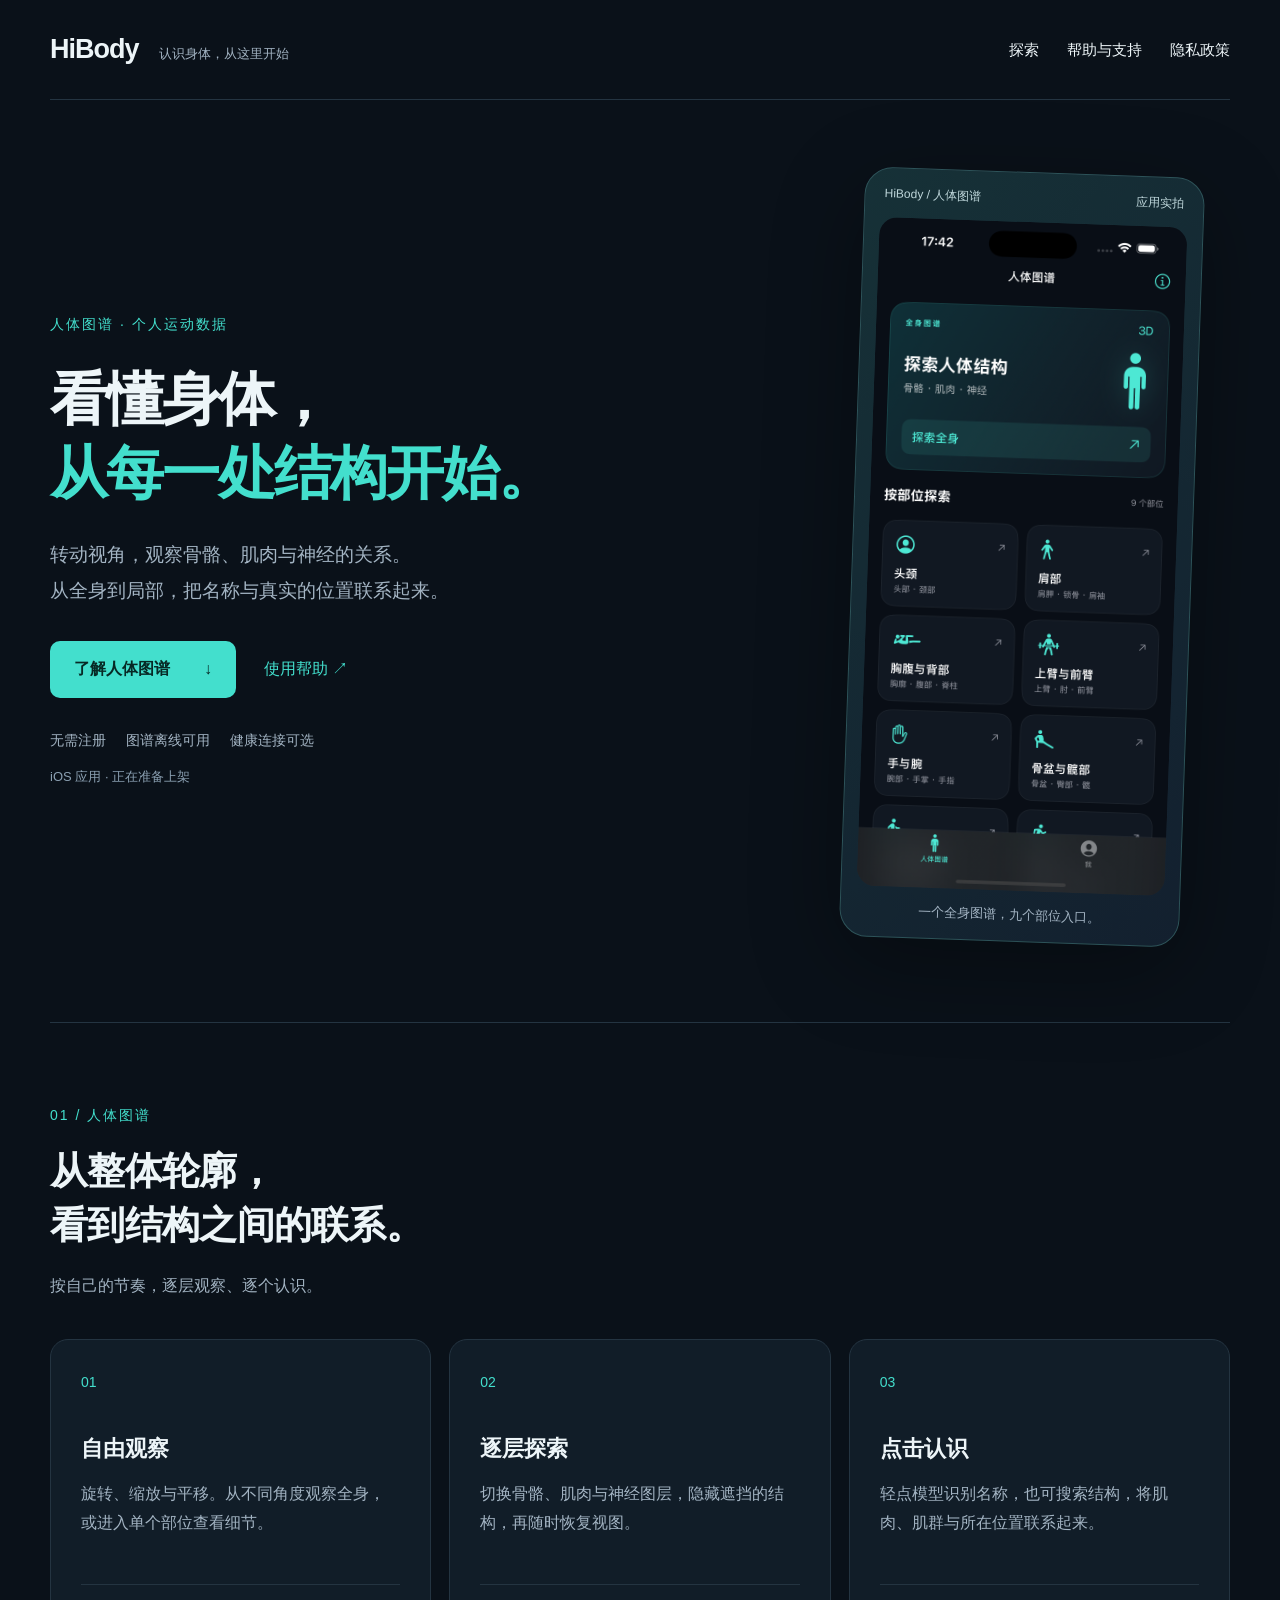
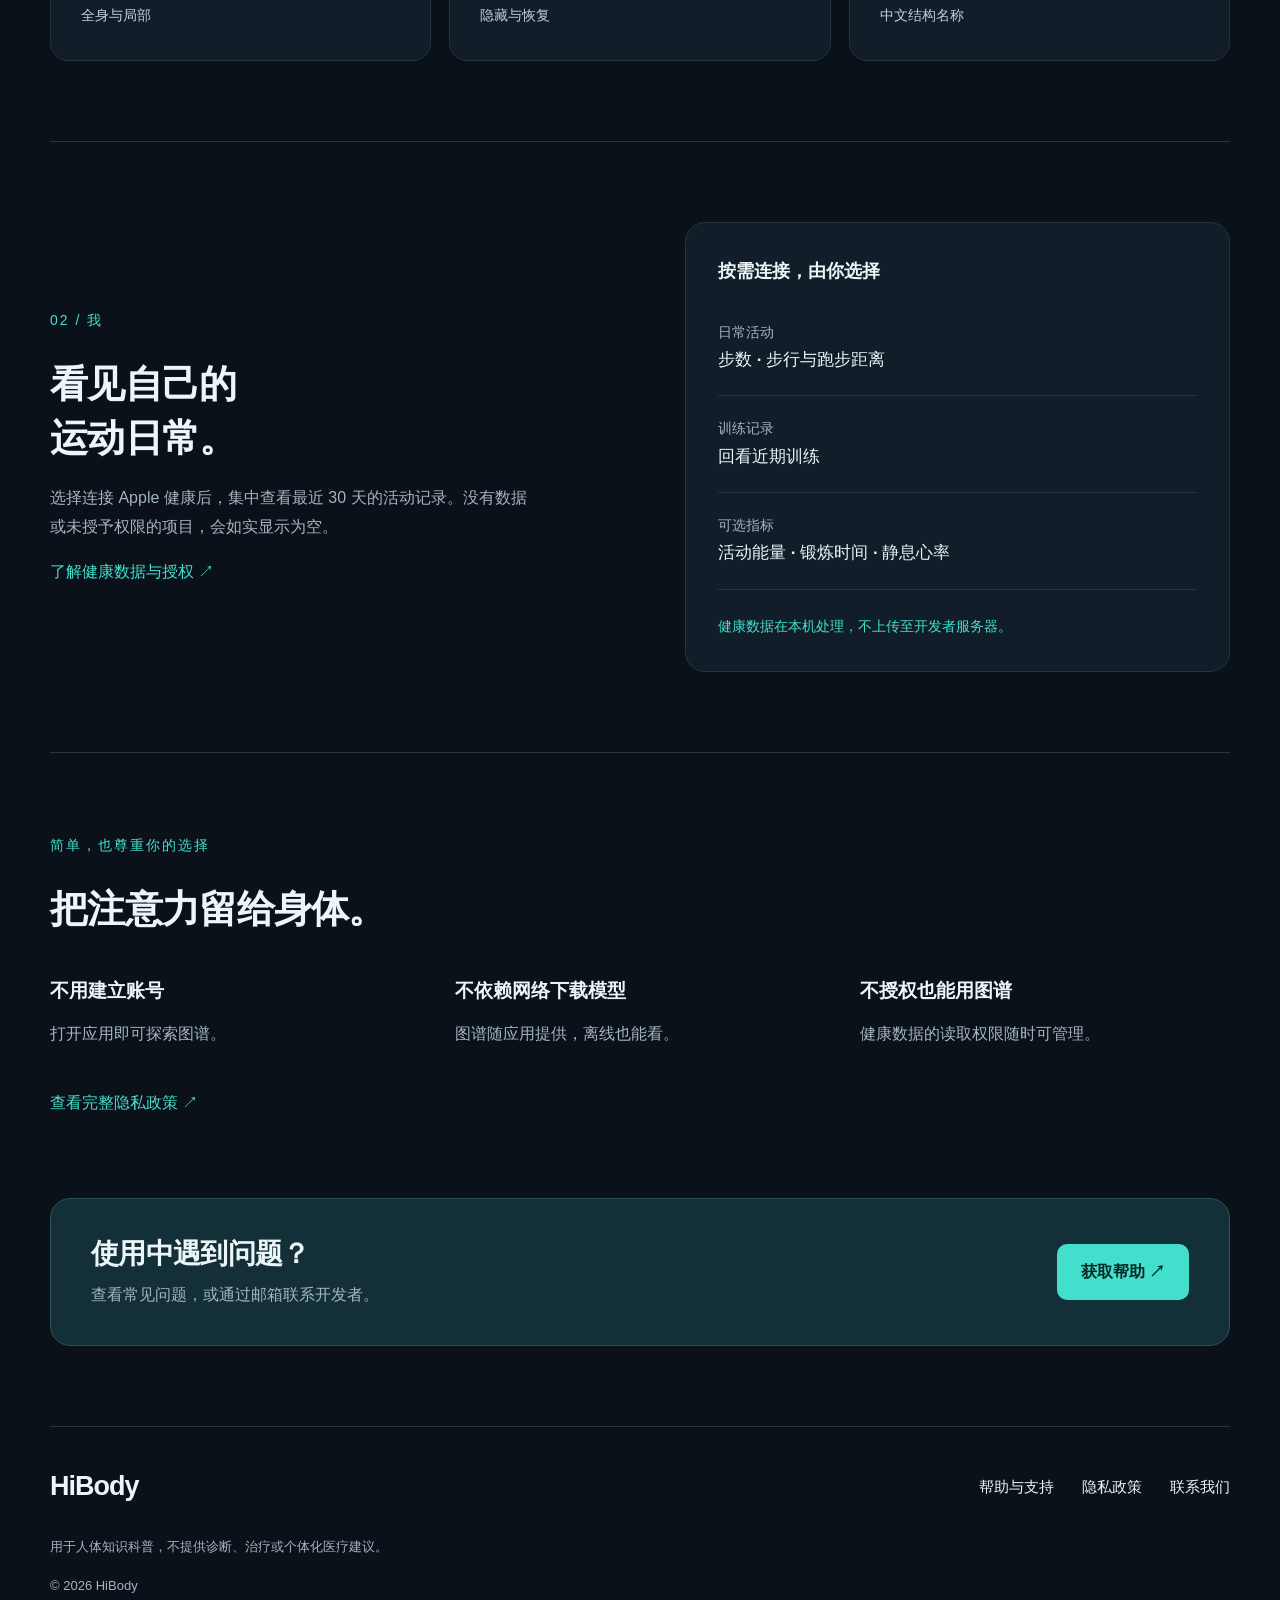
<file: index.html>
<!doctype html><html lang="zh-CN"><head><meta charset="utf-8"><meta name="viewport" content="width=device-width,initial-scale=1"><title>HiBody — 人体图谱与个人运动数据</title><meta name="description" content="HiBody 提供可旋转、缩放和逐层探索的离线人体图谱，以及在本机展示的 Apple 健康运动数据。查看使用帮助与隐私政策。"><meta name="theme-color" content="#0a1119"><link rel="canonical" href="https://hibody.ch416.cn/"><link rel="icon" href="assets/icon.svg"><link rel="stylesheet" href="style.css"></head><body><a class="skip" href="#main">跳到正文</a><header class="header wrap"><a class="brand" href="index.html">HiBody<span>认识身体，从这里开始</span></a><nav aria-label="主导航"><a href="index.html">探索</a><a href="support.html">帮助与支持</a><a href="privacy.html">隐私政策</a></nav></header><main id="main"><section class="hero wrap"><div class="hero-copy"><p class="eyebrow">人体图谱 · 个人运动数据</p><h1>看懂身体，<br><em>从每一处结构开始。</em></h1><p class="lead">转动视角，观察骨骼、肌肉与神经的关系。<br>从全身到局部，把名称与真实的位置联系起来。</p><div class="actions"><a class="button" href="#explore">了解人体图谱 <span aria-hidden="true">↓</span></a><a class="text-link" href="support.html">使用帮助 ↗</a></div><ul class="hero-notes"><li>无需注册</li><li>图谱离线可用</li><li>健康连接可选</li></ul><p class="availability">iOS 应用 · 正在准备上架</p></div><figure class="app-preview"><div class="preview-label"><span>HiBody / 人体图谱</span><span>应用实拍</span></div><img src="assets/app-atlas.png" width="1320" height="2868" alt="HiBody 人体图谱首页，含全身图谱及头颈、肩部、胸腹与背部等独立部位入口" fetchpriority="high"><figcaption>一个全身图谱，九个部位入口。</figcaption></figure></section>
<section class="section wrap" id="explore"><div class="section-heading"><p class="eyebrow">01 / 人体图谱</p><h2>从整体轮廓，<br>看到结构之间的联系。</h2><p>按自己的节奏，逐层观察、逐个认识。</p></div><div class="features"><article><span class="number">01</span><h3>自由观察</h3><p>旋转、缩放与平移。从不同角度观察全身，或进入单个部位查看细节。</p><span class="tag">全身与局部</span></article><article><span class="number">02</span><h3>逐层探索</h3><p>切换骨骼、肌肉与神经图层，隐藏遮挡的结构，再随时恢复视图。</p><span class="tag">隐藏与恢复</span></article><article><span class="number">03</span><h3>点击认识</h3><p>轻点模型识别名称，也可搜索结构，将肌肉、肌群与所在位置联系起来。</p><span class="tag">中文结构名称</span></article></div></section>
<section class="health section wrap"><div><p class="eyebrow">02 / 我</p><h2>看见自己的<br>运动日常。</h2><p>选择连接 Apple 健康后，集中查看最近 30 天的活动记录。没有数据或未授予权限的项目，会如实显示为空。</p><a class="text-link" href="support.html#health">了解健康数据与授权 ↗</a></div><div class="metrics"><h3>按需连接，由你选择</h3><ul><li><span>日常活动</span><strong>步数 · 步行与跑步距离</strong></li><li><span>训练记录</span><strong>回看近期训练</strong></li><li><span>可选指标</span><strong>活动能量 · 锻炼时间 · 静息心率</strong></li></ul><p>健康数据在本机处理，不上传至开发者服务器。</p></div></section>
<section class="trust section wrap"><p class="eyebrow">简单，也尊重你的选择</p><h2>把注意力留给身体。</h2><div class="trust-grid"><div><h3>不用建立账号</h3><p>打开应用即可探索图谱。</p></div><div><h3>不依赖网络下载模型</h3><p>图谱随应用提供，离线也能看。</p></div><div><h3>不授权也能用图谱</h3><p>健康数据的读取权限随时可管理。</p></div></div><a class="text-link" href="privacy.html">查看完整隐私政策 ↗</a></section>
<section class="contact wrap"><div><h2>使用中遇到问题？</h2><p>查看常见问题，或通过邮箱联系开发者。</p></div><a class="button" href="support.html">获取帮助 ↗</a></section></main><footer class="wrap"><div class="footer-row"><a class="brand" href="index.html">HiBody</a><nav aria-label="页脚导航"><a href="support.html">帮助与支持</a><a href="privacy.html">隐私政策</a><a href="mailto:yzsolo125@gmail.com">联系我们</a></nav></div><p>用于人体知识科普，不提供诊断、治疗或个体化医疗建议。</p><small>© 2026 HiBody</small></footer></body></html>
</file>
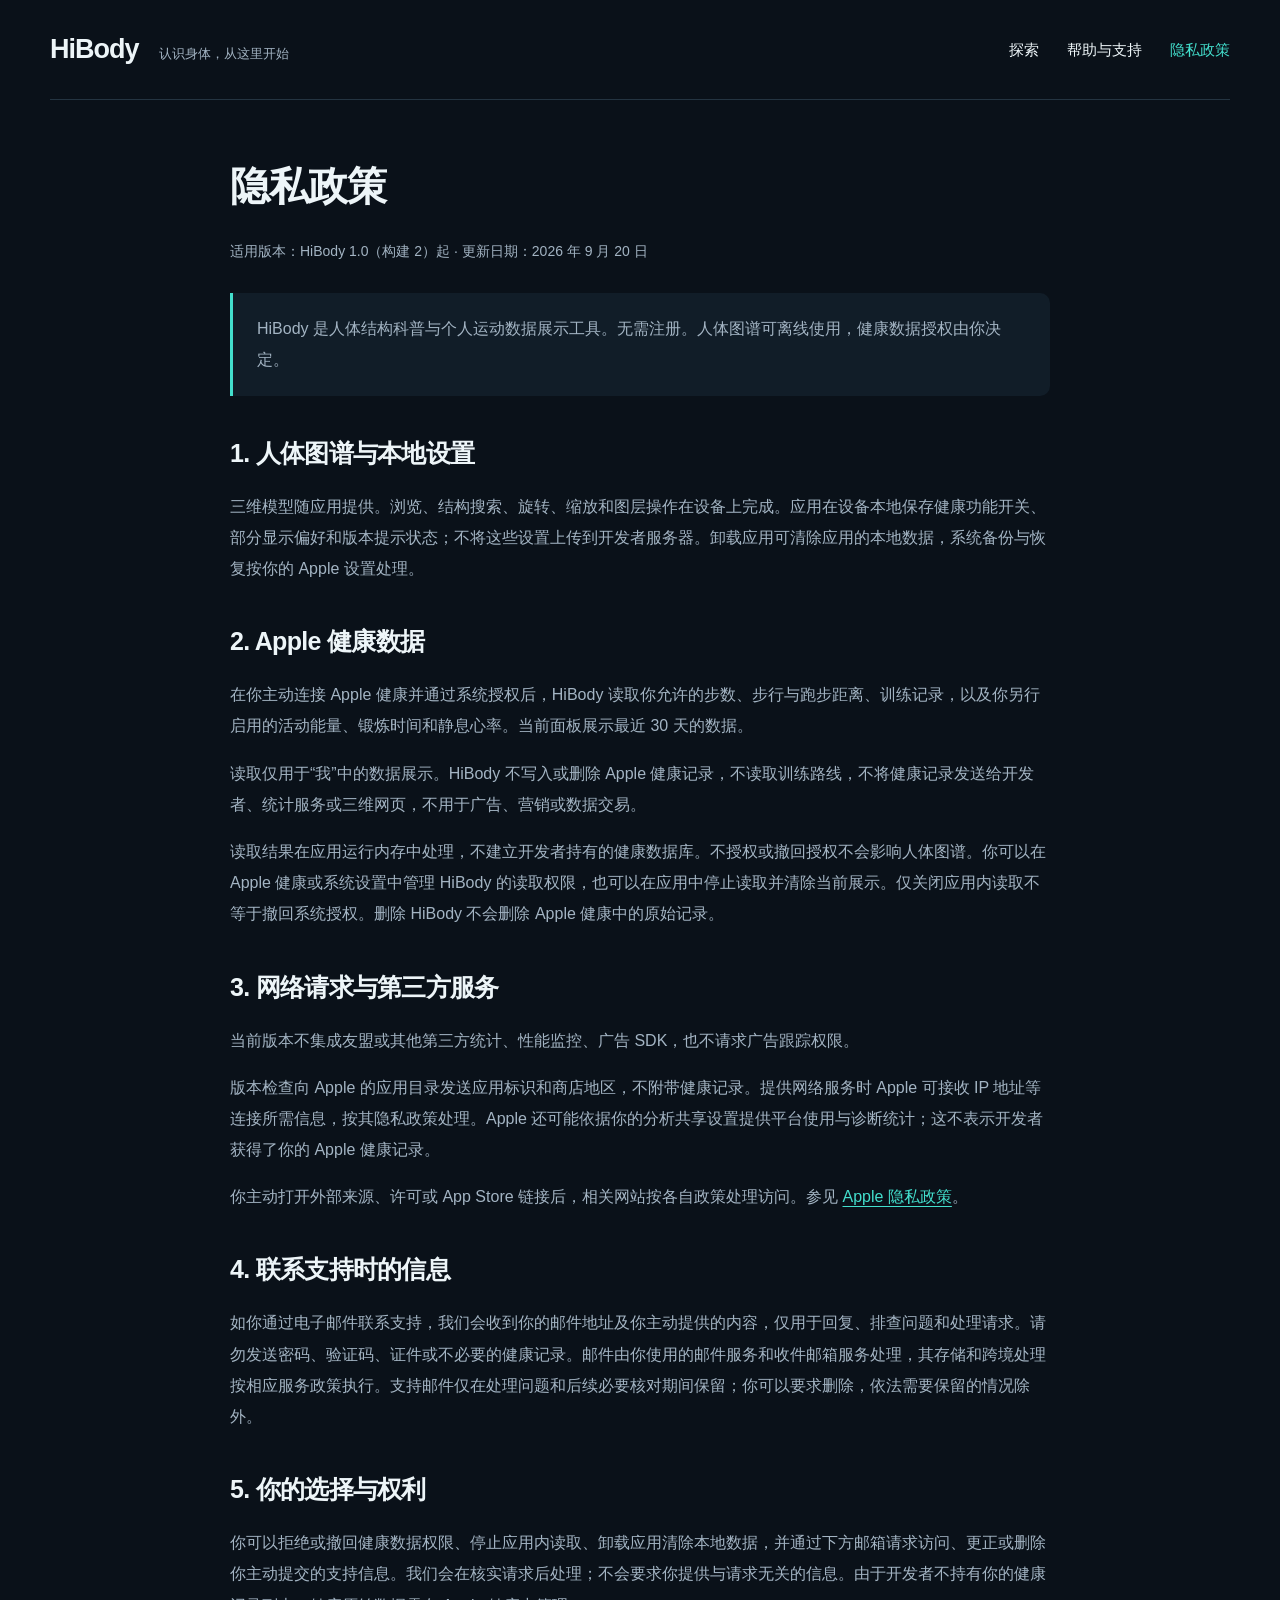
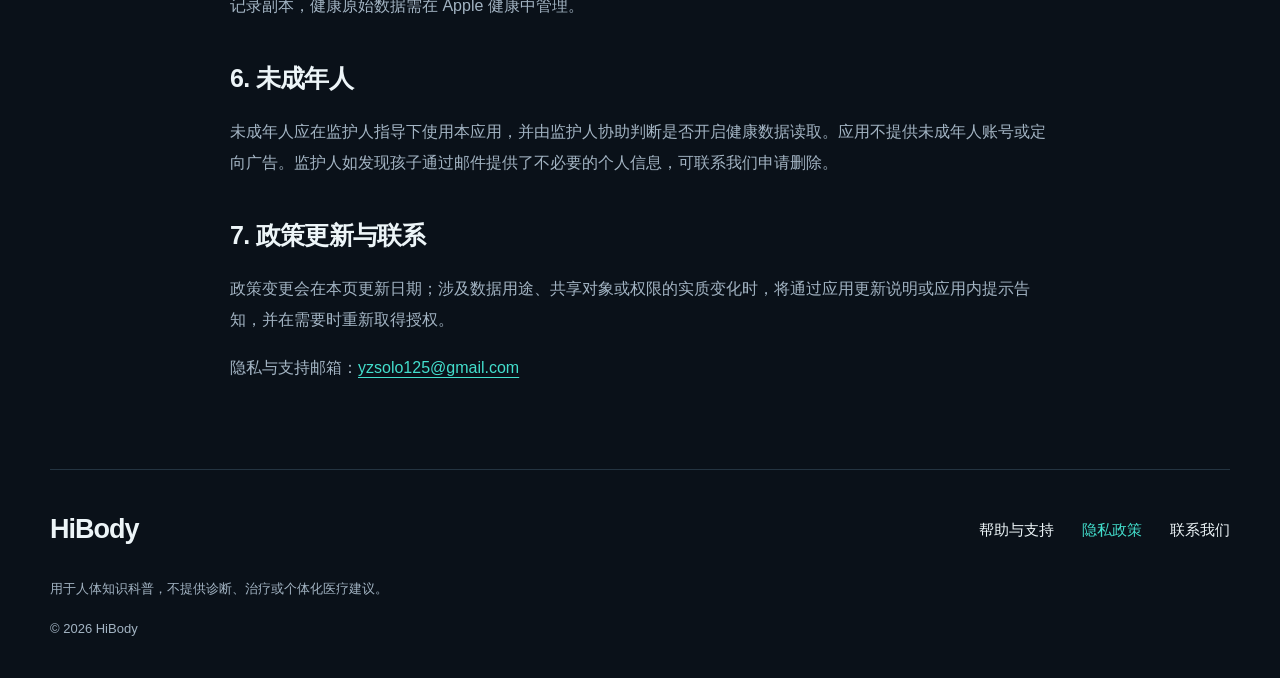
<file: privacy.html>
<!doctype html><html lang="zh-CN"><head><meta charset="utf-8"><meta name="viewport" content="width=device-width,initial-scale=1"><title>HiBody 隐私政策</title><meta name="description" content="HiBody 人体图谱应用的支持与隐私说明"><meta name="theme-color" content="#0a1119"><link rel="icon" href="assets/icon.svg"><link rel="stylesheet" href="style.css"><link rel="stylesheet" href="support.css"><link rel="canonical" href="https://hibody.ch416.cn/privacy.html"></head><body><a class="skip" href="#main">跳到正文</a><header class="header wrap"><a class="brand" href="index.html">HiBody<span>认识身体，从这里开始</span></a><nav aria-label="主导航"><a href="index.html">探索</a><a href="support.html">帮助与支持</a><a href="privacy.html" aria-current="page">隐私政策</a></nav></header><main id="main" class="document wrap"><h1>隐私政策</h1><p class="meta">适用版本：HiBody 1.0（构建 2）起 · 更新日期：2026 年 9 月 20 日</p>
<div class="intro"><p>HiBody 是人体结构科普与个人运动数据展示工具。无需注册。人体图谱可离线使用，健康数据授权由你决定。</p></div>
<h2>1. 人体图谱与本地设置</h2><p>三维模型随应用提供。浏览、结构搜索、旋转、缩放和图层操作在设备上完成。应用在设备本地保存健康功能开关、部分显示偏好和版本提示状态；不将这些设置上传到开发者服务器。卸载应用可清除应用的本地数据，系统备份与恢复按你的 Apple 设置处理。</p>
<h2>2. Apple 健康数据</h2><p>在你主动连接 Apple 健康并通过系统授权后，HiBody 读取你允许的步数、步行与跑步距离、训练记录，以及你另行启用的活动能量、锻炼时间和静息心率。当前面板展示最近 30 天的数据。</p><p>读取仅用于“我”中的数据展示。HiBody 不写入或删除 Apple 健康记录，不读取训练路线，不将健康记录发送给开发者、统计服务或三维网页，不用于广告、营销或数据交易。</p><p>读取结果在应用运行内存中处理，不建立开发者持有的健康数据库。不授权或撤回授权不会影响人体图谱。你可以在 Apple 健康或系统设置中管理 HiBody 的读取权限，也可以在应用中停止读取并清除当前展示。仅关闭应用内读取不等于撤回系统授权。删除 HiBody 不会删除 Apple 健康中的原始记录。</p>
<h2>3. 网络请求与第三方服务</h2><p>当前版本不集成友盟或其他第三方统计、性能监控、广告 SDK，也不请求广告跟踪权限。</p><p>版本检查向 Apple 的应用目录发送应用标识和商店地区，不附带健康记录。提供网络服务时 Apple 可接收 IP 地址等连接所需信息，按其隐私政策处理。Apple 还可能依据你的分析共享设置提供平台使用与诊断统计；这不表示开发者获得了你的 Apple 健康记录。</p><p>你主动打开外部来源、许可或 App Store 链接后，相关网站按各自政策处理访问。参见 <a href="https://www.apple.com/legal/privacy/">Apple 隐私政策</a>。</p>
<h2>4. 联系支持时的信息</h2><p>如你通过电子邮件联系支持，我们会收到你的邮件地址及你主动提供的内容，仅用于回复、排查问题和处理请求。请勿发送密码、验证码、证件或不必要的健康记录。邮件由你使用的邮件服务和收件邮箱服务处理，其存储和跨境处理按相应服务政策执行。支持邮件仅在处理问题和后续必要核对期间保留；你可以要求删除，依法需要保留的情况除外。</p>
<h2>5. 你的选择与权利</h2><p>你可以拒绝或撤回健康数据权限、停止应用内读取、卸载应用清除本地数据，并通过下方邮箱请求访问、更正或删除你主动提交的支持信息。我们会在核实请求后处理；不会要求你提供与请求无关的信息。由于开发者不持有你的健康记录副本，健康原始数据需在 Apple 健康中管理。</p>
<h2>6. 未成年人</h2><p>未成年人应在监护人指导下使用本应用，并由监护人协助判断是否开启健康数据读取。应用不提供未成年人账号或定向广告。监护人如发现孩子通过邮件提供了不必要的个人信息，可联系我们申请删除。</p>
<h2>7. 政策更新与联系</h2><p>政策变更会在本页更新日期；涉及数据用途、共享对象或权限的实质变化时，将通过应用更新说明或应用内提示告知，并在需要时重新取得授权。</p><p>隐私与支持邮箱：<a href="mailto:yzsolo125@gmail.com">yzsolo125@gmail.com</a></p></main><footer class="wrap"><div class="footer-row"><a class="brand" href="index.html">HiBody</a><nav aria-label="页脚导航"><a href="support.html">帮助与支持</a><a href="privacy.html" aria-current="page">隐私政策</a><a href="mailto:yzsolo125@gmail.com">联系我们</a></nav></div><p>用于人体知识科普，不提供诊断、治疗或个体化医疗建议。</p><small>© 2026 HiBody</small></footer></body></html>
</file>
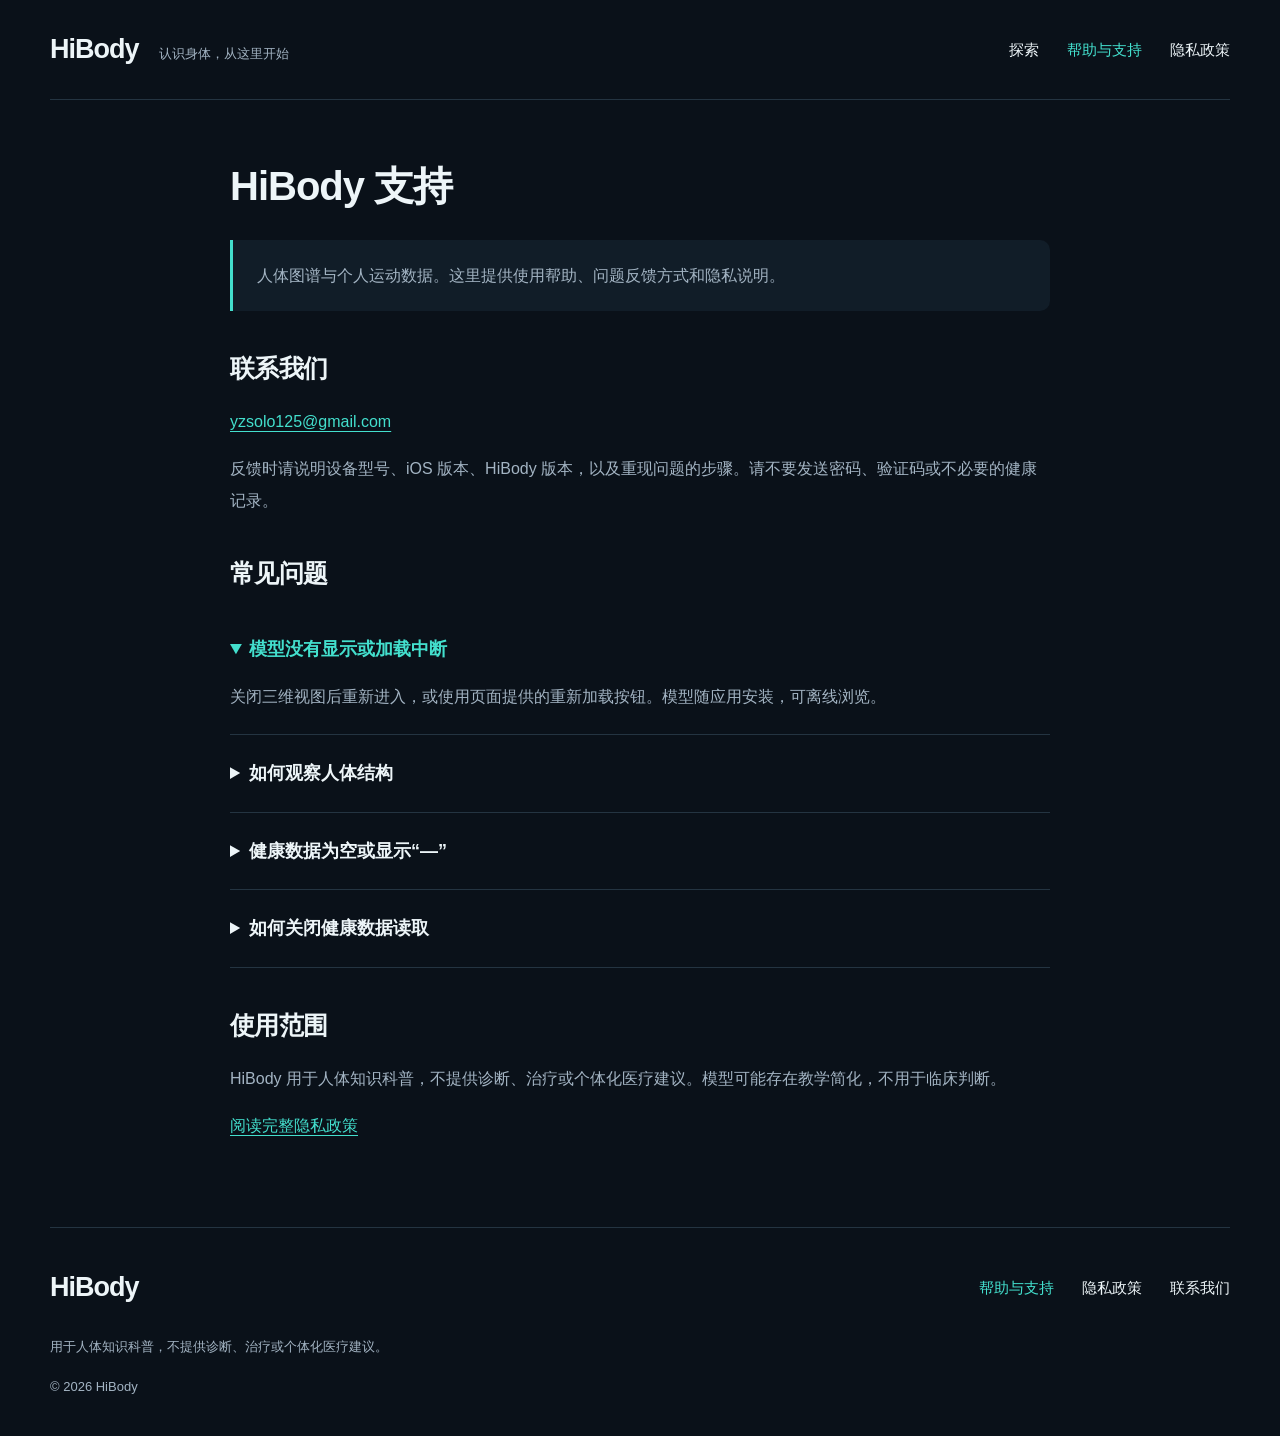
<file: support.html>
<!doctype html><html lang="zh-CN"><head><meta charset="utf-8"><meta name="viewport" content="width=device-width,initial-scale=1"><title>HiBody 支持</title><meta name="description" content="HiBody 人体图谱应用的支持与隐私说明"><meta name="theme-color" content="#0a1119"><link rel="icon" href="assets/icon.svg"><link rel="stylesheet" href="style.css"><link rel="stylesheet" href="support.css"><link rel="canonical" href="https://hibody.ch416.cn/support.html"></head><body><a class="skip" href="#main">跳到正文</a><header class="header wrap"><a class="brand" href="index.html">HiBody<span>认识身体，从这里开始</span></a><nav aria-label="主导航"><a href="index.html">探索</a><a href="support.html" aria-current="page">帮助与支持</a><a href="privacy.html">隐私政策</a></nav></header><main id="main" class="document wrap"><h1>HiBody 支持</h1><div class="intro"><p>人体图谱与个人运动数据。这里提供使用帮助、问题反馈方式和隐私说明。</p></div><h2>联系我们</h2><p><a href="mailto:yzsolo125@gmail.com">yzsolo125@gmail.com</a></p><p>反馈时请说明设备型号、iOS 版本、HiBody 版本，以及重现问题的步骤。请不要发送密码、验证码或不必要的健康记录。</p><h2>常见问题</h2><details open><summary>模型没有显示或加载中断</summary><p>关闭三维视图后重新进入，或使用页面提供的重新加载按钮。模型随应用安装，可离线浏览。</p></details><details><summary>如何观察人体结构</summary><p>从人体图谱进入全身或单独部位。单指拖动旋转，双指缩放与平移，轻点结构识别名称。通过图层和隐藏、恢复操作观察深层结构。</p></details><details id="health"><summary>健康数据为空或显示“—”</summary><p>请确认 Apple 健康中存在对应记录，并在系统中允许 HiBody 读取相关项目。部分指标需要 Apple Watch 等设备记录；没有记录或没有读取权限时可能显示为空，不代表数值为零。</p></details><details><summary>如何关闭健康数据读取</summary><p>在“我”中的健康连接设置停止读取，并在 Apple 健康或系统设置中撤回 HiBody 的读取权限。不授权仍可使用人体图谱；删除应用不会删除 Apple 健康的原始记录。</p></details><h2>使用范围</h2><p>HiBody 用于人体知识科普，不提供诊断、治疗或个体化医疗建议。模型可能存在教学简化，不用于临床判断。</p><p><a href="privacy.html">阅读完整隐私政策</a></p></main><footer class="wrap"><div class="footer-row"><a class="brand" href="index.html">HiBody</a><nav aria-label="页脚导航"><a href="support.html" aria-current="page">帮助与支持</a><a href="privacy.html">隐私政策</a><a href="mailto:yzsolo125@gmail.com">联系我们</a></nav></div><p>用于人体知识科普，不提供诊断、治疗或个体化医疗建议。</p><small>© 2026 HiBody</small></footer></body></html>
</file>
<file: style.css>
:root{color-scheme:dark;--bg:#0a1119;--surface:#111d28;--text:#edf5f8;--muted:#a3b4c3;--accent:#43dfcd;--line:#243441}*{box-sizing:border-box}html{scroll-behavior:smooth;scroll-padding-top:28px}body{margin:0;background:var(--bg);color:var(--text);font:16px/1.8 -apple-system,BlinkMacSystemFont,"PingFang SC","Microsoft YaHei",sans-serif}a{color:inherit;text-decoration:none}a:focus-visible,summary:focus-visible{outline:2px solid var(--accent);outline-offset:6px}a:hover{color:var(--accent)}img{display:block;max-width:100%;height:auto}.wrap{width:min(1180px,calc(100% - 64px));margin:auto}.skip{position:absolute;left:20px;top:-100px;background:var(--accent);color:var(--bg);padding:10px;z-index:5}.skip:focus{top:10px}.header{display:flex;align-items:center;justify-content:space-between;gap:24px;min-height:100px;border-bottom:1px solid var(--line)}.brand{font-size:27px;font-weight:750;letter-spacing:-1px;white-space:nowrap}.brand span{font-size:13px;font-weight:400;letter-spacing:0;margin-left:20px;color:var(--muted)}nav{display:flex;gap:28px;font-size:15px}nav a[aria-current]{color:var(--accent)}.hero{display:grid;grid-template-columns:1.25fr .75fr;gap:70px;align-items:center;padding-top:72px;padding-bottom:80px}.eyebrow{font-size:14px;letter-spacing:2px;color:var(--accent);margin:0 0 24px}h1,h2,h3,p{margin-top:0}h1{font-size:clamp(38px,4.5vw,62px);line-height:1.3;letter-spacing:-2px;margin-bottom:26px}h1 em{font-style:normal;color:var(--accent)}.lead{color:var(--muted);font-size:19px;line-height:1.9;margin-bottom:32px}.actions{display:flex;align-items:center;gap:28px}.button{display:inline-flex;justify-content:space-between;align-items:center;gap:34px;background:var(--accent);color:#072925;border-radius:10px;padding:14px 24px;font-weight:650;min-height:50px}.button:hover{background:#89f0e1;color:#072925}.text-link{color:var(--accent);font-weight:550}.hero-notes{display:flex;flex-wrap:wrap;gap:10px 20px;padding:0;list-style:none;margin:30px 0 12px;color:var(--muted);font-size:14px}.availability{font-size:13px;color:#8ba0b2}.app-preview{margin:0;justify-self:center;width:min(100%,340px);padding:15px;background:linear-gradient(135deg,#163137,#13202f);border:1px solid #2d5359;border-radius:28px;box-shadow:0 24px 90px #0005;transform:rotate(2deg)}.preview-label{display:flex;justify-content:space-between;color:#bfd7db;font-size:12px;padding:0 4px 12px}.app-preview img{border-radius:18px}.app-preview figcaption{color:var(--muted);text-align:center;font-size:13px;margin:12px 0 0}.section{padding-top:80px;padding-bottom:80px;border-top:1px solid var(--line)}h2{font-size:clamp(28px,3vw,40px);line-height:1.4;letter-spacing:-.7px;margin-bottom:20px}h3{font-size:22px;margin-bottom:12px}p{color:var(--muted)}.section-heading{margin-bottom:38px}.section-heading .eyebrow{margin-bottom:16px}.features{display:grid;grid-template-columns:repeat(3,1fr);gap:18px}.features article{padding:30px;background:var(--surface);border:1px solid var(--line);border-radius:18px}.features p{min-height:88px}.number{display:block;font-size:14px;color:var(--accent);margin-bottom:34px}.tag{display:inline-block;border-top:1px solid var(--line);padding-top:18px;width:100%;font-size:14px;color:#bed0dc}.health{display:grid;grid-template-columns:1fr 1fr;gap:90px;align-items:center}.health>div>p{max-width:480px}.metrics{background:var(--surface);padding:32px;border-radius:20px;border:1px solid var(--line)}.metrics h3{font-size:18px}.metrics ul{padding:0;list-style:none;margin:0 0 24px}.metrics li{padding:20px 0;border-bottom:1px solid var(--line)}.metrics span{display:block;font-size:14px;color:var(--muted)}.metrics strong{font-size:17px;font-weight:550}.metrics p{margin:0;font-size:14px;color:var(--accent)}.trust-grid{display:grid;grid-template-columns:repeat(3,1fr);gap:35px;margin:38px 0 24px}.trust-grid h3{font-size:19px}.contact{display:flex;justify-content:space-between;align-items:center;gap:30px;padding:35px 40px;background:#133039;border:1px solid #29515a;border-radius:20px;margin-bottom:80px}.contact h2{font-size:28px;margin-bottom:8px}.contact p{margin:0}footer{padding-top:35px;padding-bottom:35px;border-top:1px solid var(--line)}.footer-row{display:flex;justify-content:space-between;gap:24px;align-items:center;margin-bottom:24px}footer p,footer small{font-size:13px;color:var(--muted)}@media(min-width:1500px){.hero{padding-top:90px;padding-bottom:100px}}@media(max-width:800px){.wrap{width:calc(100% - 40px)}.brand span{display:none}.header{min-height:80px}.hero{gap:28px;grid-template-columns:1.15fr .85fr;padding-top:48px}h1{font-size:40px}.lead{font-size:17px}.actions{gap:18px;flex-wrap:wrap}.health{gap:30px}.features article{padding:22px}.features p{min-height:0}.section{padding:56px 0}.trust-grid{gap:20px}}@media(max-width:600px){.header{flex-wrap:wrap;padding:18px 0;gap:12px}.header nav{width:100%;gap:24px;font-size:14px}.hero{grid-template-columns:1fr;gap:36px;padding:44px 0 50px}h1{font-size:39px;letter-spacing:-1px}.lead br{display:none}.app-preview{width:280px;transform:none}.features,.health,.trust-grid{grid-template-columns:1fr}.features article{padding:26px}.number{margin-bottom:16px}.features p{margin-bottom:20px}.health{gap:24px}.contact{padding:28px;align-items:flex-start;flex-direction:column;margin-bottom:48px}.footer-row{flex-direction:column;align-items:flex-start}footer nav{flex-wrap:wrap;gap:20px}.trust-grid{gap:10px}.section{padding:45px 0}.metrics{padding:25px}}@media(prefers-reduced-motion:reduce){html{scroll-behavior:auto}}
</file>
<file: support.css>
.document{max-width:820px;padding-top:60px;padding-bottom:70px}.document h1{font-size:40px;letter-spacing:-1px}.document h2{font-size:25px;margin-top:40px}.document p{line-height:1.95}.document a:not(.button){color:var(--accent);text-decoration:underline;text-underline-offset:4px;overflow-wrap:anywhere}.document .meta{font-size:14px}.intro{padding:20px 24px;border-left:3px solid var(--accent);background:var(--surface);border-radius:0 10px 10px 0;margin:28px 0 36px}.intro p{margin:0}.document details{border-bottom:1px solid var(--line);padding:22px 0}.document summary{cursor:pointer;font-size:18px;font-weight:600;padding-right:15px}.document details p{margin:16px 0 0}.document details[open] summary{color:var(--accent)}@media(max-width:600px){.document{padding-top:36px;padding-bottom:45px}.document h1{font-size:32px}.document h2{font-size:23px}.intro{padding:18px}}
</file>
